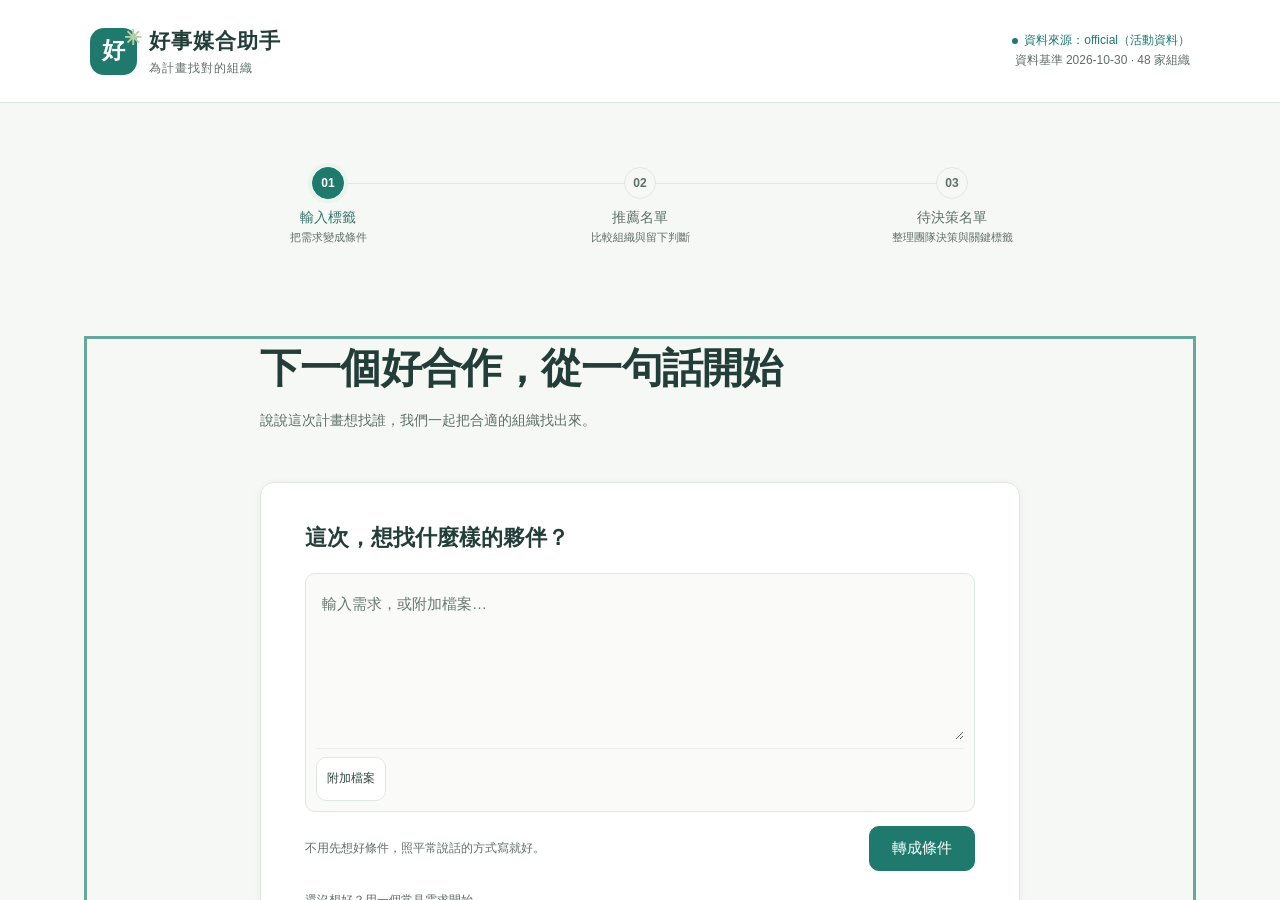
<file: index.html>
<!doctype html>
<html lang="zh-Hant">
<head>
<meta charset="utf-8">
<meta name="viewport" content="width=device-width, initial-scale=1">
<title>好事媒合助手</title>
<meta http-equiv="refresh" content="0; url=web/">
</head>
<body style="font-family:sans-serif;padding:24px;background:#fff;color:#222">
<p>正在前往 <a href="web/">好事媒合助手</a>…</p>
</body>
</html>
</file>
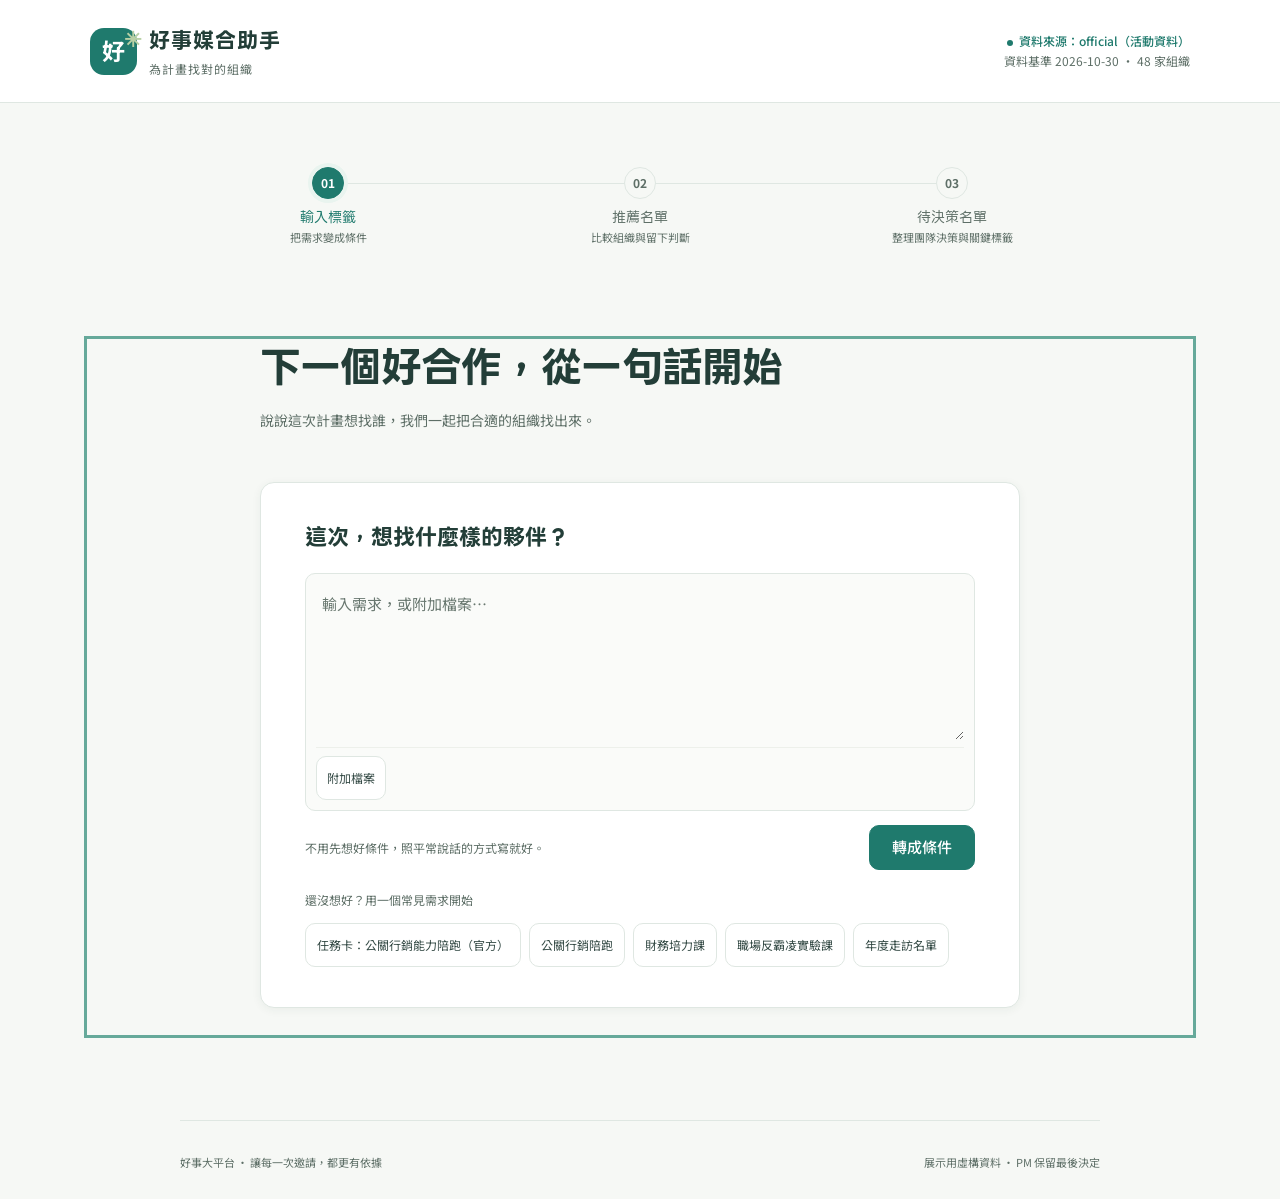
<file: web/index.html>
<!doctype html>
<html lang="zh-Hant">
<head>
  <meta charset="UTF-8">
  <meta name="viewport" content="width=device-width, initial-scale=1">
  <meta name="theme-color" content="#1f7a6d">
  <title>好事媒合助手｜為計畫找對的組織</title>
  <link rel="stylesheet" href="style.css">
  <link rel="preconnect" href="https://fonts.googleapis.com">
  <link rel="preconnect" href="https://fonts.gstatic.com" crossorigin>
  <link href="https://fonts.googleapis.com/css2?family=Noto+Sans+TC:wght@400;500;700;900&family=Outfit:wght@500;700;800&display=swap" rel="stylesheet">
</head>
<body>
  <header class="site-header"><div class="header-inner">
    <a class="brand" href="#step-1" aria-label="好事媒合助手首頁"><span class="brand-mark" aria-hidden="true">好<span>✳</span></span><span><strong>好事媒合助手</strong><small>為計畫找對的組織</small></span></a>
    <div id="data-meta" class="data-meta"></div>
  </div></header>
  <div class="workspace">
    <nav class="steps" aria-label="媒合流程">
      <button type="button" data-step="1"><span>01</span><strong>輸入標籤</strong><small>把需求變成條件</small></button>
      <button type="button" data-step="2"><span>02</span><strong>推薦名單</strong><small>比較組織與留下判斷</small></button>
      <button type="button" data-step="5"><span>03</span><strong>待決策名單</strong><small>整理團隊決策與關鍵標籤</small></button>
    </nav>
    <div id="global-notices"></div>
    <main id="main" tabindex="-1">
      <section id="step-1" class="page" aria-label="01 需求輸入"></section>
      <section id="step-2" class="page" aria-label="02 候選名單" hidden></section>
      <section id="step-3" class="page" aria-label="03 組織詳情" hidden></section>
      <section id="step-4" class="page" aria-label="04 第二輪回饋" hidden></section>
      <section id="step-5" class="page" aria-label="05 團隊決策清單" hidden></section>
    </main>
    <footer class="site-footer"><span>好事大平台 · 讓每一次邀請，都更有依據</span><span>展示用虛構資料 · PM 保留最後決定</span></footer>
  </div>
  <div id="drawer-backdrop" class="backdrop" hidden></div>
  <aside id="evidence-drawer" class="drawer" role="dialog" aria-modal="true" aria-labelledby="drawer-title" hidden></aside>
  <aside id="evidence-popover" class="evidence-popover" role="status" hidden></aside>
  <dialog id="feedback-dialog" aria-labelledby="feedback-title"></dialog>
  <div id="toast" class="toast" role="status" aria-live="polite" hidden></div>
  <script src="../output/bundle.js"></script>
  <script src="engine.js"></script>
  <script src="app.js"></script>
</body>
</html>
</file>
<file: web/style.css>
:root {
  --primary:#1f7a6d; --primary-dark:#155b51; --primary-pale:#e9f4ef; --ink:#233e38; --text:#344a45; --muted:#5e6f67; --border:#dfe7e2; --bg:#f6f8f5; --card:#fff; --soft:#f2f5f1; --amber:#a56612; --amber-pale:#fff5e2; --red:#b34942; --red-pale:#fff0ed; --blue:#356887; --blue-pale:#edf5fa; --radius:12px; --shadow:0 4px 20px #253e3510;
}
*{box-sizing:border-box} [hidden]{display:none!important} html{scroll-behavior:smooth} body{margin:0;background:var(--bg);color:var(--text);font:15px/1.65 "Noto Sans TC","PingFang TC","Microsoft JhengHei",sans-serif} button,input,select,textarea{font:inherit} button,a,input,select,textarea{-webkit-tap-highlight-color:transparent} button{cursor:pointer} a{color:var(--primary)} button{border:1px solid var(--border);background:white;color:var(--text);padding:9px 16px;border-radius:8px;transition:background .18s,border-color .18s,box-shadow .18s} button:hover{background:var(--primary-pale);border-color:#a1c5b8} button:disabled{opacity:.45;cursor:not-allowed} :focus-visible{outline:3px solid #66a99a;outline-offset:3px} h1,h2,h3,p{margin:0} h1{font-size:28px;line-height:1.45;letter-spacing:.02em;color:var(--ink)} h2{font-size:20px;color:var(--ink)} h3{font-size:16px;color:var(--ink)} small{font-size:12px} .site-header{background:#fff;border-bottom:1px solid var(--border)} .header-inner{max-width:1280px;margin:auto;padding:23px 36px;display:flex;justify-content:space-between;align-items:center;gap:20px} .brand{display:flex;gap:12px;align-items:center;color:var(--ink);text-decoration:none} .brand-mark{position:relative;display:grid;place-items:center;width:47px;height:47px;border-radius:14px;background:var(--primary);color:white;font-size:23px;font-weight:700} .brand-mark span{position:absolute;right:-5px;top:-7px;color:#b8d0a5;font-size:21px} .brand strong{display:block;font-size:21px;letter-spacing:.05em} .brand small{display:block;color:var(--muted);letter-spacing:.08em} .data-meta{text-align:right;font-size:12px;color:var(--muted)} .data-meta strong{color:var(--primary);font-weight:500} .source-dot{display:inline-block;width:6px;height:6px;border-radius:50%;background:var(--primary);margin-right:6px} .workspace{max-width:1280px;margin:auto;padding:28px 36px 0} .steps{display:grid;grid-template-columns:repeat(5,minmax(0,1fr));margin-bottom:28px;border-bottom:1px solid var(--border);gap:16px} .steps button{text-align:left;border:0;border-radius:0;background:transparent;padding:9px 5px 19px;position:relative;display:grid;grid-template-columns:30px 1fr;column-gap:6px} .steps button>span{grid-row:1/3;font-size:15px;font-weight:bold;color:#9ba9a1;align-self:center} .steps strong{font-size:14px;font-weight:500} .steps small{font-size:11px;color:var(--muted)} .steps button.active:after{content:"";position:absolute;left:0;right:0;bottom:-1px;height:3px;background:var(--primary);border-radius:3px} .steps button.active{color:var(--primary)} .steps button.active>span{color:var(--primary)} .page{animation:arrive .22s ease} @keyframes arrive{from{opacity:0;transform:translateY(5px)}to{opacity:1;transform:translateY(0)}} .eyebrow{font-size:11px;letter-spacing:.15em;color:var(--primary);font-weight:bold;margin-bottom:8px} .page-heading{display:flex;justify-content:space-between;gap:20px;align-items:flex-end;margin:8px 0 24px} .subtitle{color:var(--muted);margin-top:9px;font-size:14px} .panel{border:1px solid var(--border);background:var(--card);border-radius:var(--radius);padding:26px;margin-bottom:20px;box-shadow:var(--shadow)} .intake-layout{display:grid;grid-template-columns:minmax(0,1fr) 270px;gap:24px;align-items:start} .intake-panel{padding:28px 30px} .section-label{display:flex;gap:10px;align-items:center;margin-bottom:16px} .section-label .number{font-size:11px;border:1px solid var(--border);border-radius:5px;padding:1px 6px;color:var(--muted)} label{display:block;font-size:13px;font-weight:500;color:var(--ink)} textarea,input,select{max-width:100%;border:1px solid var(--border);border-radius:8px;padding:10px 12px;background:#fff;color:var(--text)} textarea{width:100%;resize:vertical;line-height:1.8} textarea::placeholder{color:#929d96} .sentence{min-height:156px;background:#fafbf9;font-size:15px} .input-footer{display:flex;align-items:center;justify-content:space-between;gap:12px;margin-top:14px} .muted{color:var(--muted)} .primary{color:white;background:var(--primary);border-color:var(--primary);font-weight:500} .primary:hover{background:var(--primary-dark);border-color:var(--primary-dark)} .secondary{color:var(--primary);background:var(--primary-pale);border-color:transparent} .danger{color:var(--red)} .small-button{font-size:12px;padding:5px 10px} .text-button{border:0;background:transparent;padding:5px 0;color:var(--primary)} .examples{display:flex;flex-wrap:wrap;gap:8px;margin-top:13px} .examples button{font-size:12px;padding:6px 11px;background:#fff} .example-label{font-size:12px;color:var(--muted);margin-top:20px} .guide{padding:22px;border-radius:var(--radius);background:#eaf1e8;border:1px solid #dce7d8} .guide-symbol{font-size:14px;letter-spacing:.08em;color:var(--primary);font-weight:700;margin-bottom:14px;text-transform:uppercase} .guide h3{font-size:17px;margin-bottom:12px} .guide p{font-size:13px;color:#53685e} .guide ol{list-style:none;padding:0;margin:23px 0 0;counter-reset:guide} .guide li{counter-increment:guide;display:flex;gap:10px;font-size:12px;margin-bottom:15px;color:#53685e} .guide li:before{content:counter(guide);display:grid;place-items:center;flex:0 0 22px;height:22px;background:white;border-radius:50%;color:var(--primary);font-size:11px} .guide-note{margin-top:18px;border-top:1px solid #d0ddcc;padding-top:14px;font-size:11px;color:#5e6f67} .conditions-panel{margin-top:24px} .advanced-conditions{margin-top:4px;border-top:1px solid #edf0eb;border-bottom:1px solid #edf0eb} .advanced-conditions>summary{padding:16px 0;color:var(--primary);font-weight:600} .form-row{padding:20px 0;border-bottom:1px solid #edf0eb} .form-row:first-of-type{padding-top:4px} .form-label{font-size:13px;font-weight:600;margin-bottom:10px;color:var(--ink)} .form-label small{font-weight:400;color:var(--muted);margin-left:8px} .segments{display:grid;grid-template-columns:repeat(4,minmax(0,1fr));gap:9px} .segments button{padding:12px 7px;text-align:left;line-height:1.5} .segments strong{display:block;font-size:13px;font-weight:500} .segments small{display:block;font-size:11px;color:var(--muted);margin-top:4px} .segments .selected,.chip.selected{background:var(--primary-pale);border-color:var(--primary);color:var(--primary)} .chips{display:flex;flex-wrap:wrap;gap:8px} .chip{font-size:12px;padding:6px 12px;border-radius:30px} .inline-fields{display:flex;align-items:center;flex-wrap:wrap;gap:12px} .inline-fields label{display:flex;align-items:center;gap:9px;font-weight:400} .inline-fields input{width:84px} .estimate{margin-left:auto;font-size:13px;color:var(--primary);background:var(--primary-pale);padding:7px 12px;border-radius:8px} .explanations{display:flex;flex-wrap:wrap;gap:8px 18px;font-size:11px;color:var(--muted);margin-top:11px} .switch-row{display:flex;justify-content:space-between;gap:16px;align-items:center} .switch{display:flex;align-items:center;gap:10px;cursor:pointer} .switch input{appearance:none;width:38px;height:22px;border:0;border-radius:20px;background:#c3ccc5;position:relative;padding:0;cursor:pointer;flex-shrink:0} .switch input:before{content:"";position:absolute;width:16px;height:16px;left:3px;top:3px;background:white;border-radius:50%;transition:transform .2s} .switch input:checked{background:var(--primary)} .switch input:checked:before{transform:translateX(16px)} .notice{padding:12px 16px;border-radius:8px;font-size:13px;margin-bottom:16px;background:var(--blue-pale);color:var(--blue);border:1px solid #d5e6f1} .notice.warning{background:var(--amber-pale);color:var(--amber);border-color:#f0dfba} .notice.error{background:var(--red-pale);color:var(--red);border-color:#f3d4cf} .matched{margin:16px 0 0;font-size:12px;line-height:1.8} .actions{display:flex;justify-content:flex-end;align-items:center;gap:12px;flex-wrap:wrap;margin-top:22px} .actions .muted{margin-right:auto;font-size:12px} summary{cursor:pointer;font-size:13px;color:var(--muted)} details[open]>summary{margin-bottom:12px} .result-metrics{display:flex;gap:16px;align-items:center;flex-wrap:wrap} .metric-pill{display:flex;gap:8px;align-items:baseline;color:var(--primary);font-size:12px;border-left:1px solid var(--border);padding-left:18px} .metric-pill b{font-size:28px;line-height:1} .results-tools{display:flex;justify-content:space-between;gap:15px;align-items:center;margin:21px 0 14px;font-size:12px;color:var(--muted)} .candidate{position:relative;background:white;border:1px solid var(--border);border-radius:var(--radius);padding:24px 26px;margin-bottom:18px;box-shadow:var(--shadow)} .candidate:first-child{border-color:#a2cbb9} .candidate.demoted{background:#f0f2ef;border-color:#dfe3dc;color:#7b837c} .candidate.demoted .candidate-body{opacity:.65} .candidate-top{display:flex;justify-content:space-between;align-items:flex-start;gap:20px} .candidate-identity{display:flex;gap:14px;min-width:0} .rank{flex-shrink:0;width:34px;height:36px;display:grid;place-items:center;border-radius:8px;background:var(--primary-pale);color:var(--primary);font-size:17px;font-weight:bold} .candidate:nth-child(n+4) .rank{background:var(--soft);color:var(--muted)} .candidate h2{font-size:20px;line-height:1.5} .org-tags{display:flex;flex-wrap:wrap;gap:6px;margin-top:9px} .badge{display:inline-block;font-size:11px;padding:3px 9px;border-radius:5px;line-height:1.5;background:var(--soft);color:#617166} .badge.green{background:var(--primary-pale);color:var(--primary)} .badge.amber{background:var(--amber-pale);color:var(--amber)} .badge.red{background:var(--red-pale);color:var(--red)} .score{width:160px;text-align:right;flex-shrink:0} .score small{font-size:12px;color:var(--muted)} .score strong{display:block;color:var(--primary);font-size:17px;margin:3px 0}.score-detail{display:block;font-size:12px;color:var(--muted)} .score-track{background:#edf1eb;height:5px;border-radius:5px;margin:9px 0 0;overflow:hidden} .score-track span{height:100%;display:block;background:var(--primary);border-radius:5px} .candidate-evidence{margin-top:17px;border-top:1px solid #edf0ea;padding-top:12px}.candidate-evidence>summary{color:var(--primary);font-weight:600}.candidate-body{display:grid;grid-template-columns:1.15fr 1fr 1fr;gap:22px;border-top:0;margin-top:10px;padding-top:8px} .reason-column+.reason-column{border-left:1px solid #edf0ea;padding-left:22px} .reason-title{font-size:12px;font-weight:bold;letter-spacing:.03em;margin-bottom:10px;color:var(--primary)} .reason-title.warning{color:var(--amber)} .reason-title.call{color:var(--blue)} .reason{font-size:12px;line-height:1.8;margin-bottom:12px} .reason strong{font-weight:500;color:var(--ink)} .reason p{color:#758078;font-size:12px} .rule{font-size:10px;color:#6b7b72;margin-left:5px} .evidence-button{padding:1px 6px;font-size:11px;color:var(--primary);border:1px solid #d2e5dc;border-radius:4px;background:#f5faf7;margin:3px 4px 0 0;line-height:1.7} .soft-matches{font-size:11px;color:var(--primary);display:flex;flex-wrap:wrap;gap:5px;margin-top:12px} .candidate-footer{display:flex;justify-content:space-between;align-items:center;border-top:1px solid #edf0ea;padding-top:14px;margin-top:13px;gap:14px;flex-wrap:wrap} .feedback-actions{display:flex;gap:8px;align-items:center;flex-wrap:wrap} .feedback-actions>span{font-size:11px;color:var(--muted);margin-right:4px} .feedback-note{font-size:12px;margin-top:12px;background:#e7ebe4;border-radius:8px;padding:10px 13px;display:flex;gap:10px;align-items:center;justify-content:space-between} .empty{text-align:center;padding:65px 22px;background:white;border:1px dashed var(--border);border-radius:var(--radius)} .empty-icon{font-size:35px;color:#93b6a4;margin-bottom:15px} .empty h2{font-size:21px;margin-bottom:10px} .empty p{color:var(--muted);font-size:13px;margin-bottom:22px} .detail-layout{display:grid;grid-template-columns:minmax(0,1.55fr) minmax(0,1fr);gap:22px} .detail-main,.detail-side{min-width:0} .summary-card{background:var(--primary-pale);border-color:#d0e4d7;box-shadow:none} .summary-card ul{padding-left:20px;font-size:14px;margin-bottom:0} .summary-card li+li{margin-top:8px} .field-grid{display:grid;grid-template-columns:1fr 1fr;gap:0 20px;margin:13px 0 0} .field-grid>div{padding:10px 0;border-bottom:1px solid #edf0ea} dt{font-size:11px;color:var(--muted)} dd{margin:3px 0 0;font-size:13px;color:var(--ink)} .stat-cards{display:grid;grid-template-columns:1fr 1fr;gap:12px;margin:17px 0} .stat-cards div{background:var(--soft);padding:14px;border-radius:8px} .stat-cards b{display:block;font-size:22px;color:var(--primary)} .stat-cards small{color:var(--muted)} .hit{border-bottom:1px solid var(--border);padding:16px 0} .hit:last-child{border:0;padding-bottom:0} .hit-top{display:flex;justify-content:space-between;gap:12px;align-items:flex-start} .hit p{font-size:12px;margin-top:8px;color:var(--muted)} .vote-actions{display:flex;gap:6px;margin-top:10px} .vote-actions button[aria-pressed=true]{color:var(--primary);background:var(--primary-pale);border-color:var(--primary)} .timeline{margin-top:21px;padding-left:18px;border-left:1px solid #d7e2d9} .timeline-item{position:relative;padding:0 0 25px 10px;scroll-margin-top:25px} .timeline-item:before{content:"";position:absolute;left:-24px;top:6px;width:9px;height:9px;border-radius:50%;background:var(--primary);box-shadow:0 0 0 4px white} .timeline-item.note:before{background:#af894c} .timeline-item time{font-size:11px;color:var(--muted)} .timeline-item h3{font-size:13px;margin:6px 0} .timeline-item p{font-size:12px;white-space:pre-wrap} .timeline-item.highlight{background:var(--amber-pale);border-radius:8px;padding:12px 14px;margin-bottom:16px;outline:2px solid #e8cf99} .table-wrap{overflow-x:auto} table{width:100%;border-collapse:collapse;font-size:13px;text-align:left} th{font-size:11px;color:var(--muted);font-weight:500;background:var(--soft)} td,th{padding:14px 12px;border-bottom:1px solid var(--border);vertical-align:top;overflow-wrap:anywhere} .feedback-mobile{display:none} .prompt-layout{display:grid;grid-template-columns:1fr 1fr;gap:22px;align-items:start} .prompt-layout .panel{min-width:0} .prompt-text{min-height:370px;font-size:12px;margin-top:18px;background:#fafbf9} .reply-text{min-height:200px;margin-top:18px;font-size:13px} .verification-summary{display:flex;gap:10px;flex-wrap:wrap;margin:18px 0 12px} .verification-summary span{padding:7px 12px;border-radius:7px;font-size:13px;background:var(--primary-pale);color:var(--primary)} .verification-summary span.bad{color:var(--red);background:var(--red-pale)} .verification-problem{font-size:12px;padding:9px 0;border-bottom:1px solid var(--border);color:var(--red)} .reply-render{white-space:pre-wrap;overflow-wrap:anywhere;font-size:13px;background:var(--soft);padding:16px;border-radius:8px;margin-top:15px} .citation-ok{color:var(--primary);background:#e0eee4} .citation-bad{color:var(--red);background:#fbe2dc} .citation-ok,.citation-bad{font-size:12px;padding:1px 4px;border:0;margin:0 2px;border-radius:4px} .site-footer{display:flex;justify-content:space-between;gap:15px;flex-wrap:wrap;font-size:11px;color:var(--muted);padding:28px 0;margin-top:28px;border-top:1px solid var(--border)} .backdrop{position:fixed;inset:0;z-index:30;background:#142d2960;backdrop-filter:blur(2px)} .drawer{position:fixed;right:0;top:0;bottom:0;width:min(490px,100%);background:white;z-index:31;padding:30px;overflow:auto;box-shadow:-10px 0 40px #112d2920} .drawer-top{display:flex;justify-content:space-between;align-items:center;gap:15px;border-bottom:1px solid var(--border);padding-bottom:20px;margin-bottom:25px} .drawer h2{font-size:22px} .drawer blockquote{margin:25px 0;border-left:1px solid var(--primary);padding:18px;background:var(--soft);font-size:14px;white-space:pre-wrap;overflow-wrap:anywhere} mark{background:#fae6aa;color:inherit;padding:1px 0} .drawer .field-grid{margin-bottom:20px} .drawer .primary{width:100%;margin-top:20px} body.overlay-open{overflow:hidden} dialog{border:0;border-radius:14px;padding:28px;width:min(470px,calc(100% - 32px));color:var(--text);box-shadow:0 20px 80px #112d2933} dialog::backdrop{background:#142d2960} dialog label{margin:18px 0 7px} dialog select{width:100%} dialog textarea{min-height:95px} .dialog-top{display:flex;justify-content:space-between;align-items:center;gap:12px} .toast{position:fixed;bottom:25px;left:50%;transform:translateX(-50%);background:var(--ink);color:white;padding:12px 22px;border-radius:9px;box-shadow:var(--shadow);z-index:50;font-size:13px;max-width:calc(100% - 32px);width:max-content} .body-copy{font-size:13px;color:var(--muted);margin-top:9px} .storage-note{font-size:11px;color:var(--muted);margin-top:13px} .org-picker{max-width:320px} .missing{color:#9a9f98} .inline-list{font-size:12px;margin-top:12px} .inline-list span{display:inline-block;margin:3px 10px 3px 0} main{outline:none} .page-heading .actions{margin:0}
@media(min-width:1400px){.workspace{padding-top:35px}.intake-panel{padding:32px 36px}.sentence{min-height:175px}}
@media(max-width:1000px){.workspace{padding:22px 24px 0}.header-inner{padding:20px 24px}.steps{gap:8px}.steps small{display:none}.steps button{grid-template-columns:27px 1fr}.intake-layout{grid-template-columns:minmax(0,1fr) 230px;gap:18px}.candidate{padding:22px}.candidate-body{gap:15px}.reason-column+.reason-column{padding-left:15px}.segments{grid-template-columns:1fr 1fr}.detail-layout{grid-template-columns:1fr}.detail-side{display:grid;grid-template-columns:1fr 1fr;gap:20px}.score{width:95px}.prompt-layout{gap:16px}}
@media(max-width:720px){h1{font-size:24px}.intake-layout,.prompt-layout{grid-template-columns:1fr}.guide{display:none}.candidate-body{grid-template-columns:1fr;gap:14px}.reason-column+.reason-column{border-left:0;border-top:1px solid #edf0ea;padding:14px 0 0}.reason{margin-bottom:8px}.page-heading{align-items:flex-start;flex-direction:column}.result-metrics{width:100%;justify-content:space-between}.detail-side{display:block}.steps button{display:flex;flex-direction:column;gap:4px;padding-bottom:14px;align-items:center;text-align:center}.steps strong{font-size:11px}.steps button>span{font-size:12px}.data-meta{font-size:10px}.brand strong{font-size:17px}.brand small{font-size:10px}.brand-mark{width:38px;height:38px;font-size:20px}.feedback-table{display:none}.feedback-mobile{display:block}.feedback-entry{padding:18px 0;border-bottom:1px solid var(--border)}.feedback-entry h3{font-size:14px}.feedback-entry p{font-size:12px;margin-top:7px}.feedback-entry .row{display:flex;justify-content:space-between;align-items:center;margin-top:10px}}
@media(max-width:450px){.header-inner{padding:18px 16px;gap:10px}.workspace{padding:19px 16px 0}.data-meta span{display:block}.brand{gap:9px}.brand strong{font-size:16px}.brand small{letter-spacing:0}.steps{gap:3px;margin-bottom:24px}.steps strong{font-size:10px}.panel,.intake-panel{padding:20px 17px}.input-footer{align-items:flex-start;flex-direction:column}.input-footer button{align-self:flex-end}.candidate{padding:18px 16px}.candidate-top{gap:10px}.candidate-identity{gap:9px}.candidate h2{font-size:17px}.rank{width:27px;height:30px;font-size:14px}.score{width:62px}.score strong{font-size:22px}.score small{font-size:9px}.org-tags{gap:4px}.badge{padding:3px 6px;font-size:10px}.candidate-footer{align-items:flex-start;flex-direction:column}.candidate-footer>.text-button{align-self:flex-end}.inline-fields{gap:10px}.inline-fields input{width:65px;padding:8px}.estimate{width:100%;margin-left:0;text-align:center}.form-label small{display:block;margin:3px 0 0}.segments small{font-size:10px}.field-grid{gap:0 12px}.drawer{padding:22px}.results-tools{align-items:flex-start}.result-metrics h1{font-size:21px}.metric-pill{padding-left:12px}.metric-pill b{font-size:24px}.feedback-actions>span{width:100%}.actions{gap:8px}.actions button{font-size:13px}.org-picker{width:100%}.site-footer{margin-top:20px}}
@media(prefers-reduced-motion:reduce){*{scroll-behavior:auto!important;animation:none!important;transition:none!important}}
.badge.blue{background:var(--blue-pale);color:var(--blue)}
.signal-badge{display:inline-flex;align-items:center;gap:5px}
.signal-kind{font-size:10px;font-weight:600;opacity:.8}
.discussion-section{margin-top:18px;padding-top:16px;border-top:1px solid #edf0ea}
.discussion-section h3{font-size:13px;margin-bottom:8px}
.discussion-records{max-height:210px;overflow:auto}
.discussion-record{padding:10px 0;border-bottom:1px solid #edf0ea;font-size:12px}
.discussion-record:last-child{border-bottom:0}
.discussion-record>div{display:flex;align-items:center;gap:8px;flex-wrap:wrap}
.discussion-record>div strong{color:var(--ink);font-weight:600}
.discussion-record>p{margin-top:4px}
.result-heading-tools{display:flex;flex-direction:column;align-items:flex-end;gap:8px;max-width:680px}
.priority-summary{display:flex;align-items:center;justify-content:flex-end;gap:6px;flex-wrap:wrap;font-size:11px;color:var(--muted)}
.priority-summary-title{font-size:12px;font-weight:600;color:var(--primary)}
.priority-summary .signal-badge{font-size:11px}
@media(max-width:720px){.result-heading-tools{width:100%;align-items:flex-start}.priority-summary{justify-content:flex-start}.priority-summary-title{font-size:11px}}
.reason-summary{display:grid;grid-template-columns:repeat(2,minmax(0,1fr));gap:10px;margin:15px 0 2px;padding:12px 14px;border:1px solid var(--border);border-radius:9px;background:var(--soft)}
.reason-summary-group{min-width:0}
.reason-summary-group+.reason-summary-group{border-left:1px solid var(--border);padding-left:12px}
.reason-summary-title{display:block;font-size:11px;font-weight:700;margin-bottom:6px}
.reason-summary-group.positive .reason-summary-title{color:var(--primary)}
.reason-summary-group.hesitation .reason-summary-title{color:var(--amber)}
.reason-summary-items{display:flex;flex-wrap:wrap;gap:5px}
.reason-summary-item{font-size:12px;line-height:1.5;color:var(--ink);overflow-wrap:anywhere}
.reason-summary-item:not(:last-child)::after{content:"、";color:var(--muted);margin-left:3px}
.reason-summary-empty{font-size:11px;color:var(--muted)}
.reason-summary-discussions{grid-column:1 / -1;border-top:1px solid var(--border);padding-top:9px}
.reason-summary-discussions p{font-size:12px;line-height:1.6;color:var(--text);margin-top:3px;overflow-wrap:anywhere}
.decision-org-block{width:100%;min-width:0}
.decision-org-block .decision-org{display:inline-block;margin-bottom:5px}
.decision-select{min-width:92px;padding:7px 9px;font-size:12px;color:var(--ink)}
@media(max-width:720px){.reason-summary{grid-template-columns:1fr}.reason-summary-group+.reason-summary-group{border-left:0;border-top:1px solid var(--border);padding:10px 0 0}.decision-org-block{width:100%}}

.feedback-reason-field{border:0;padding:0;margin:18px 0 0}.feedback-reason-field legend{font-size:13px;font-weight:500;color:var(--ink);padding:0;margin-bottom:7px}.feedback-reason-field legend small{font-weight:400;color:var(--muted);margin-left:6px}.feedback-reasons{display:flex;flex-wrap:wrap;gap:8px}.feedback-reason-chip[aria-pressed=true]{background:var(--primary-pale);border-color:var(--primary);color:var(--primary)}.new-person-entry{padding:10px 12px;border:1px solid var(--border);border-radius:8px;background:var(--soft);margin-top:10px}.new-person-entry label{margin:0 0 6px}.new-person-entry .inline-fields{gap:7px}.new-person-entry input{min-width:0;flex:1}.note-tag-prompt{display:flex;align-items:center;gap:8px;flex-wrap:wrap;padding:11px 12px;border:1px solid #d8e6dc;border-radius:8px;background:#f7fbf8;color:var(--muted);font-size:12px;margin-top:12px}.note-tag-prompt .badge{max-width:100%;overflow-wrap:anywhere}.note-tag-prompt.is-added{background:var(--primary-pale);border-color:#b8d7c6}.tag-success{color:var(--primary);font-weight:600}.label-history-list{margin-top:4px}.label-history-item{display:flex;justify-content:space-between;gap:12px;padding:12px 0;border-bottom:1px solid #edf0ea}.label-history-item:last-child{border-bottom:0}.label-history-item strong{font-size:13px}.label-history-item .body-copy{margin-top:5px}.more-reasons summary{font-size:11px;color:var(--primary);padding:4px 0}.more-reasons[open]{margin-top:10px}
.priority-labels{display:flex;align-items:center;gap:7px;flex-wrap:wrap;margin:15px 0 2px;padding:10px 12px;border-left:3px solid var(--primary);background:var(--primary-pale);border-radius:6px}.priority-label-title{font-size:11px;color:var(--primary);font-weight:600}.fit-meter{height:6px;background:#edf1eb;border-radius:6px;overflow:hidden;margin-top:8px}.fit-meter span{display:block;height:100%;background:var(--primary);border-radius:6px;transition:width .2s ease}.priority-picked{display:flex;flex-direction:column;gap:7px;margin:17px 0}.priority-picked-item{display:flex;align-items:center;gap:9px;padding:8px 10px;border:1px solid var(--border);border-radius:7px;background:var(--soft);font-size:13px}.priority-picked-item b{display:grid;place-items:center;width:22px;height:22px;border-radius:50%;background:var(--primary);color:white;font-size:11px}.priority-options{display:flex;flex-wrap:wrap;gap:8px;padding:14px 0;border-top:1px solid #edf0ea}.decision-page-panel{max-width:1000px;margin:0 auto}.decision-page-list{margin-top:18px}.decision-page-item{display:flex;justify-content:space-between;gap:18px;padding:17px 0;border-top:1px solid var(--border)}.decision-page-main{min-width:0;display:flex;align-items:center;gap:9px;flex-wrap:wrap}.decision-page-main .decision-org{font-size:16px;font-weight:600;color:var(--ink)}.decision-page-main strong{font-size:13px;color:var(--primary)}.decision-page-main .body-copy{width:100%;margin-top:2px}.decision-page-actions{display:flex;align-items:center;gap:12px;flex-shrink:0}.decision-page-actions small{white-space:nowrap}.decision-item .decision-org{font-weight:600;color:var(--ink);margin-right:8px}
.workspace-feedback{max-width:1000px;margin:28px auto 0;border:1px solid var(--border);border-radius:var(--radius);background:var(--card);box-shadow:var(--shadow)}
.workspace-feedback>summary{padding:16px 20px;color:var(--primary);font-weight:600;list-style-position:inside}
.workspace-feedback>summary .badge{margin-left:8px;font-weight:400}
.workspace-feedback-body{padding:0 20px 20px;border-top:1px solid #edf0ea}
.feedback-inline-list{margin-top:14px;border-top:1px solid var(--border)}
.feedback-inline-item{display:flex;justify-content:space-between;align-items:flex-start;gap:14px;padding:12px 0;border-bottom:1px solid var(--border)}
.feedback-inline-item strong{margin-right:8px;color:var(--ink)}
.feedback-inline-item p{font-size:12px;color:var(--muted);margin-top:4px}
@media(max-width:720px){.workspace-feedback-body{padding-inline:16px}.workspace-feedback>summary{padding-inline:16px}}
@media(max-width:720px){.decision-page-item{align-items:flex-start;flex-direction:column;gap:8px}.decision-page-actions{width:100%;justify-content:space-between}.decision-page-actions small{white-space:normal}}
.composer{position:relative;border:1px solid var(--border);border-radius:10px;background:#fafbf9;padding:10px;transition:border-color .15s,background .15s}.composer:focus-within{border-color:var(--primary)}.composer.is-dragging{border-color:var(--primary);border-style:dashed;background:var(--primary-pale)}.composer-drop-hint{display:none;position:absolute;inset:0;z-index:1;align-items:center;justify-content:center;border-radius:9px;background:#e9f4efdd;color:var(--primary);font-weight:600;pointer-events:none}.composer.is-dragging .composer-drop-hint{display:flex}.composer textarea{border:0;background:transparent;padding:6px;min-height:156px;resize:vertical}.composer-chips{display:flex;flex-wrap:wrap;gap:7px}.composer-chip{display:flex;align-items:center;gap:8px;max-width:100%;padding:5px 7px;border:1px solid var(--border);border-radius:8px;background:#fff;font-size:12px}.composer-name{max-width:220px;overflow:hidden;text-overflow:ellipsis;white-space:nowrap}.composer-chip small{color:var(--muted)}.composer-remove{border:0;padding:0;width:20px;height:20px;border-radius:50%;line-height:1;background:transparent;color:var(--muted)}.composer-remove:hover{background:var(--soft)}.composer-bar{display:flex;align-items:center;gap:8px;border-top:1px solid #edf0eb;padding-top:8px}.composer-attach{padding:6px 10px;font-size:12px}.composer-count{margin-left:auto;color:var(--muted);font-size:11px}.composer-send{width:34px;height:34px;padding:0;border-radius:50%;background:var(--primary);color:#fff;border-color:var(--primary);font-size:20px;line-height:1}.composer-send:hover{background:var(--primary-dark);border-color:var(--primary-dark)}.composer-send:disabled{opacity:.35}

@font-face{font-family:"LINE Seed TW";src:url("fonts/line-seed-tw/line-seed-400-latin.woff2") format("woff2");font-style:normal;font-weight:400;font-display:swap;unicode-range:U+0000-00FF,U+2000-206F,U+20A0-20CF,U+2100-214F,U+2190-21FF,U+2200-22FF,U+2500-25FF,U+2E80-2EFF,U+3000-303F,U+FE00-FE0F,U+FF00-FFEF}
@font-face{font-family:"LINE Seed TW";src:url("fonts/line-seed-tw/line-seed-400-cjk.woff2") format("woff2");font-style:normal;font-weight:400;font-display:swap;unicode-range:U+3400-4DBF,U+4E00-9FFF,U+F900-FAFF}
@font-face{font-family:"LINE Seed TW";src:url("fonts/line-seed-tw/line-seed-700-latin.woff2") format("woff2");font-style:normal;font-weight:700;font-display:swap;unicode-range:U+0000-00FF,U+2000-206F,U+20A0-20CF,U+2100-214F,U+2190-21FF,U+2200-22FF,U+2500-25FF,U+2E80-2EFF,U+3000-303F,U+FE00-FE0F,U+FF00-FFEF}
@font-face{font-family:"LINE Seed TW";src:url("fonts/line-seed-tw/line-seed-700-cjk.woff2") format("woff2");font-style:normal;font-weight:700;font-display:swap;unicode-range:U+3400-4DBF,U+4E00-4FFF,U+5000-9FFF,U+F900-FAFF}
@font-face{font-family:"LINE Seed TW";src:url("fonts/line-seed-tw/line-seed-800-latin.woff2") format("woff2");font-style:normal;font-weight:800;font-display:swap;unicode-range:U+0000-00FF,U+2000-206F,U+20A0-20CF,U+2100-214F,U+2190-21FF,U+2200-22FF,U+2500-25FF,U+2E80-2EFF,U+3000-303F,U+FE00-FE0F,U+FF00-FFEF}
@font-face{font-family:"LINE Seed TW";src:url("fonts/line-seed-tw/line-seed-800-cjk.woff2") format("woff2");font-style:normal;font-weight:800;font-display:swap;unicode-range:U+3400-4DBF,U+4E00-4FFF,U+5000-9FFF,U+F900-FAFF}

:root{--primary:#1f7a6d;--primary-dark:#155b51;--primary-pale:#e9f4ef;--ink:#233e38;--text:#344a45;--muted:#5e6f67;--border:#dfe7e2;--bg:#f6f8f5;--card:#fff;--soft:#f2f5f1;--shadow:0 2px 10px rgba(37,62,53,.06);--font-heading:"LINE Seed TW","LINE Seed",-apple-system,"PingFang TC","Microsoft JhengHei",sans-serif;--font-body:"Noto Sans TC",-apple-system,"PingFang TC","Microsoft JhengHei",sans-serif}
body{font-family:var(--font-body);color:var(--text);background:var(--bg);-webkit-font-smoothing:antialiased}
h1,h2,h3,.brand strong,.steps strong,.score strong,.rank,.metric-pill b,.stat-cards b,.drawer h2,.empty h2,.guide h3{font-family:var(--font-heading)}
h1{font-weight:800;line-height:1.35}h2{font-weight:700}h3{font-weight:700}
button{min-height:44px;border-radius:10px;transition:background .18s ease,border-color .18s ease,color .18s ease,box-shadow .18s ease,opacity .18s ease}
button:hover{background:#f0f6f2;border-color:#a1c5b8}button:active{opacity:.82}
button.primary{background:var(--primary);border-color:var(--primary);color:#fff}button.primary:hover{background:var(--primary-dark);border-color:var(--primary-dark)}
button.secondary{color:var(--primary-dark);background:#f0f6f2;border-color:#bfd8cc}button.secondary:hover{background:#e2efe8;border-color:#8fbaa9}
:focus-visible{outline:3px solid #66a99a;outline-offset:3px}
.site-header{background:rgba(255,255,255,.96);border-bottom-color:var(--border)}.header-inner{padding-block:24px}
.brand-mark{background:var(--primary)}.brand-mark span{color:#b8d0a5}
.steps{border-bottom-color:var(--border)}.steps button.active:after{background:var(--primary)}.steps button.active,.steps button.active>span{color:var(--primary)}
.panel,.candidate{box-shadow:var(--shadow);border-color:var(--border)}.candidate:first-child{border-color:#a2cbb9}
.panel,.candidate,.empty{border-radius:14px}.guide{background:#f1f5ef;border-color:#dce7d8}
textarea,input,select{border-color:var(--border);border-radius:10px}textarea:focus,input:focus,select:focus{border-color:#66a99a;outline:0;box-shadow:0 0 0 3px rgba(102,169,154,.18)}
.badge.green,.segments .selected,.chip.selected{background:var(--primary-pale);color:var(--primary-dark)}.notice{border-color:#d5e6f1}
.lucide-icon{display:inline-block;width:1em;height:1em;flex:0 0 auto;vertical-align:-.16em;stroke:currentColor;fill:none;stroke-width:2;stroke-linecap:round;stroke-linejoin:round}
button:has(.lucide-icon),a:has(.lucide-icon){display:inline-flex;align-items:center;gap:8px}
.drawer{box-shadow:-10px 0 40px rgba(17,45,41,.12)}dialog{box-shadow:0 20px 60px rgba(17,45,41,.16)}
.workspace{padding-top:36px}.steps{margin-bottom:36px}.page-heading{margin-top:14px;margin-bottom:32px}.panel{padding:30px;margin-bottom:24px}.candidate{padding:28px 30px;margin-bottom:24px}.section-label{margin-bottom:20px}.form-row{padding-block:24px}
.summary-card{background:#f1f5ef;border-color:#d0e4d7}
.header-inner{max-width:1180px;padding-inline:40px}
.workspace{max-width:1180px;padding:64px 40px 0}
.steps{max-width:960px;margin:0 auto 72px;gap:24px}
.page-heading{max-width:820px;margin:0 auto 48px;align-items:flex-start}
h1{font-size:clamp(30px,3.2vw,42px);line-height:1.28;letter-spacing:-.02em}
h2{font-size:22px;line-height:1.4}
.subtitle{max-width:62ch;margin-top:14px;line-height:1.8}
.intake-layout{max-width:1080px;margin:0 auto;grid-template-columns:minmax(0,1.3fr) minmax(240px,.7fr);gap:64px}
.intake-panel{padding:40px 44px}
.guide{align-self:stretch;padding:36px 0 36px 36px;background:transparent;border:0;border-left:1px solid var(--border);border-radius:0}
.guide h3{font-size:20px;line-height:1.45}
.guide p{max-width:28ch;line-height:1.9}
.guide ol{margin-top:32px}
.guide li{margin-bottom:20px;line-height:1.7}
.conditions-panel{max-width:920px;margin:64px auto 0;padding:40px 44px}
.form-row{padding-block:28px}
.actions{margin-top:32px}
.candidate{max-width:1000px;margin-inline:auto;margin-bottom:32px;padding:32px 36px}
.candidate-body{gap:32px}
.detail-layout,.prompt-layout{max-width:1080px;margin-inline:auto;gap:48px}
.site-footer{max-width:920px;margin:88px auto 0;padding-top:32px}
button.primary{padding-inline:22px}
@media(max-width:1000px){.workspace{padding:44px 24px 0}.header-inner{padding-inline:24px}.steps{margin-bottom:56px;gap:12px}.intake-layout{gap:32px}.intake-panel{padding:32px}.conditions-panel{padding:32px}.candidate{padding:28px}.detail-layout,.prompt-layout{gap:28px}}
@media(max-width:720px){.workspace{padding-top:32px}.steps{margin-bottom:44px}.page-heading{margin-bottom:36px}.intake-panel,.conditions-panel{padding:28px 24px}.guide{display:none}.conditions-panel{margin-top:44px}.candidate{padding:24px 20px;margin-bottom:24px}.site-footer{margin-top:64px}}
@media(max-width:450px){.header-inner{padding-inline:16px}.workspace{padding:28px 16px 0}.steps{margin-bottom:36px}.page-heading{margin-bottom:30px}.intake-panel,.conditions-panel{padding:24px 20px}.form-row{padding-block:22px}.candidate{padding:22px 18px}.site-footer{margin-top:52px}}
.composer-send{display:none!important}
.intake-panel>label.muted{position:absolute;width:1px;height:1px;padding:0;margin:-1px;overflow:hidden;clip:rect(0,0,0,0);white-space:nowrap;border:0}
.guide{display:block!important;padding:22px;border-radius:var(--radius);background:#eaf1e8;border:1px solid #dce7d8}
@media(prefers-reduced-motion:reduce){button,.page,.lucide-icon{transition:none!important}}

.page,.panel,.candidate,.candidate-identity>div{min-width:0}.reason,.feedback-note,.subtitle,.body-copy,dd{overflow-wrap:anywhere}

textarea::placeholder{color:#697870}
@media(max-width:450px){.header-inner{align-items:flex-start;flex-direction:column}.data-meta{text-align:left}.steps strong{font-size:11px}.score{width:120px}.score strong{font-size:15px}.score small,.score-detail,.brand small{font-size:11px}.badge{font-size:11px}}
.evidence-popover{position:fixed;z-index:40;background:var(--ink);color:white;border-radius:10px;padding:13px 15px;box-shadow:0 10px 30px #112d2940;font-size:12px;line-height:1.6}.evidence-popover-top{display:flex;justify-content:space-between;align-items:center;gap:10px}.evidence-popover-top strong{font-size:13px}.evidence-popover-meta{color:#c6ddd4;margin:3px 0 8px;font-size:11px}.evidence-popover-text{max-height:150px;overflow:auto;white-space:pre-wrap;margin:0 0 8px;color:#fff}.evidence-popover .text-button{color:#b8e3d4;padding:2px 0}.evidence-popover .badge{background:#ffffff20;color:#d9eee7}
.inline-detail-open{overflow:hidden}.side-detail-open{display:block!important;position:fixed;z-index:32;top:0;right:0;bottom:0;width:min(820px,calc(100vw - 56px));overflow:auto;padding:28px 36px 0;background:var(--bg);box-shadow:-14px 0 40px #112d2930}.side-detail-open .site-footer{display:none}.side-detail-open .page-heading{position:sticky;top:-28px;z-index:2;padding:28px 0 18px;background:var(--bg);border-bottom:1px solid var(--border)}.side-detail-open:after{content:"";position:fixed;z-index:-1;top:0;right:100%;bottom:0;width:100vw;background:#142d2930}
.label-review{margin-top:24px;padding-top:20px;border-top:1px solid var(--border)}.label-review-heading{display:flex;justify-content:space-between;align-items:center;gap:18px}.label-review-heading strong{font-size:16px;color:var(--ink)}.label-review-heading .body-copy{margin-top:3px}.label-review-actions{display:flex;gap:8px;flex-shrink:0}.label-review-details{margin-top:17px;padding:16px;background:var(--soft);border-radius:8px}.label-review-list{display:grid;grid-template-columns:repeat(2,minmax(0,1fr));gap:9px 16px;margin:12px 0 18px}.label-review-list label{display:flex;align-items:flex-start;gap:7px;font-size:12px;font-weight:400}.label-review-list input{margin-top:4px;accent-color:var(--primary)}.label-review-list .rule{margin-left:4px}.label-review-details textarea{margin-top:7px;min-height:84px}.label-review-saved{font-size:12px;color:var(--primary);margin-top:12px}
@media(max-width:720px){.label-review-heading{align-items:flex-start;flex-direction:column}.label-review-actions{width:100%}.label-review-actions button{flex:1}.label-review-list{grid-template-columns:1fr}}
@media(max-width:720px){.side-detail-open{width:100%;padding:20px 16px 0}.side-detail-open .page-heading{top:-20px;padding:20px 0 16px}}

/* Internal tool typography: LINE Seed stays expressive without marketing-heavy weight. */
h1{font-weight:700}
h2{font-weight:700}
h3{font-weight:400}
.guide h3,.drawer h2,.empty h2{font-weight:700}

/* Stepper: make progress visible without changing the existing step controls. */
.steps{position:relative;display:grid;grid-template-columns:repeat(3,minmax(0,1fr));gap:0;border-bottom:0;padding:0 12px 10px}
.steps:before{content:"";position:absolute;top:16px;left:16.5%;right:16.5%;height:1px;background:var(--border);z-index:0}
.steps button,.steps button.active{z-index:1;display:grid;grid-template-columns:1fr;grid-template-rows:32px auto auto;justify-items:center;column-gap:0;text-align:center;padding:0 8px 14px;color:var(--muted);background:transparent}
.steps button>span{grid-row:auto;display:grid;place-items:center;width:32px;height:32px;border:1px solid var(--border);border-radius:50%;background:var(--bg);color:var(--muted);font-size:12px;font-weight:700;line-height:1}
.steps button strong{font-size:14px;font-weight:500;line-height:1.5;margin-top:8px}
.steps button small{font-size:11px;line-height:1.5;color:var(--muted);margin-top:1px}
.steps button.active,.steps button.active>span{color:var(--primary)}
.steps button.active>span{border-color:var(--primary);background:var(--primary);color:#fff;box-shadow:0 0 0 4px var(--primary-pale)}
.steps button:has(~ button.active)>span{border-color:var(--primary);background:var(--primary);color:#fff}
.steps button:has(~ button.active) strong{color:var(--primary-dark)}
.steps button:not(:last-child):after{content:"";position:absolute;top:16px;left:calc(50% + 20px);width:calc(100% - 40px);height:1px;background:var(--border);z-index:-1}
.steps button:has(~ button.active):not(:last-child):after{background:var(--primary)}
.steps button.active:after{content:none}

@media(max-width:720px){
  .steps{padding-inline:0}
  .steps button,.steps button.active{padding-inline:4px}
  .steps button strong{font-size:11px}
  .steps button small{font-size:10px}
}
/* 置中單欄＋標題/工具列對齊白卡邊緣 */
.intake-layout{grid-template-columns:minmax(0,1fr)!important;max-width:760px;margin:0 auto}
#step-1 .page-heading{max-width:760px!important;margin-left:auto!important;margin-right:auto!important}
#step-2 .page-heading{max-width:1000px!important;margin-left:auto!important;margin-right:auto!important}
.results-tools{max-width:1000px;margin-left:auto!important;margin-right:auto!important;padding-left:0!important;padding-right:0!important}
</file>
